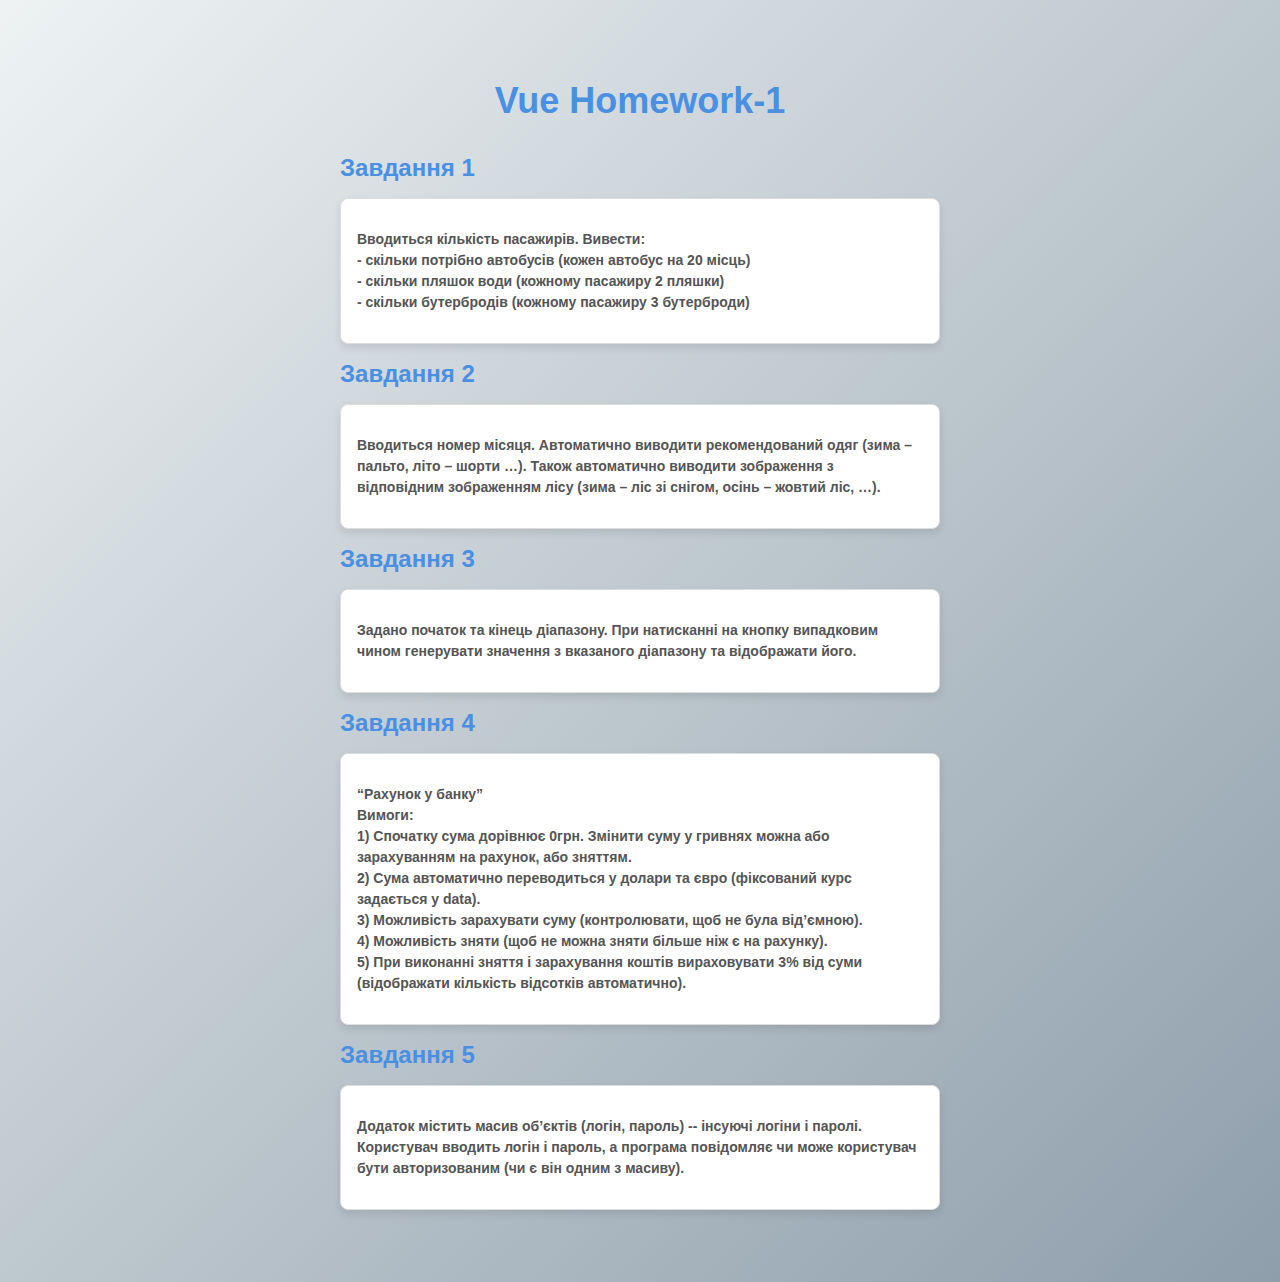
<file: index.html>
<!DOCTYPE html>
<html lang="en">

<head>
    <meta charset="UTF-8">
    <meta name="viewport" content="width=device-width, initial-scale=1.0">
    <title>Vue Homework-1</title>
    <style>
        body {
            font-family: Arial, sans-serif;
            padding: 48px;
            background: linear-gradient(135deg, #eef2f3, #8e9eab);
            color: #333;
        }

        h1 {
            font-size: 36px;
            text-align: center;
            margin-bottom: 32px;
            color: #4a90e2;
        }

        ul {
            list-style-type: none;
            padding: 0;
            margin: 0 auto;
            max-width: 600px;
        }

        li {
            margin-bottom: 16px;
        }

        a {
            text-decoration: none;
            font-size: 24px;
            color: #4a90e2;
            font-weight: bold;
            transition: color 0.3s ease;
        }

        a:hover {
            color: #357abd;
        }

        .task {
            margin-top: 16px;
            padding: 16px;
            background: #fff;
            border: 1px solid #ddd;
            border-radius: 8px;
            box-shadow: 0 4px 8px rgba(0, 0, 0, 0.1);
            transition: transform 0.3s ease;
        }

        .task:hover {
            transform: translateY(-4px);
        }

        .task-title {
            font-size: 20px;
            margin-bottom: 8px;
            color: #4a90e2;
        }

        .task-description {
            font-size: 14px;
            color: #555;
            line-height: 1.5;
            font-weight: 600;
        }

        hr {
            border: none;
            border-top: 2px solid #ddd;
            margin: 32px 0;
        }
    </style>
</head>

<body>
    <h1>Vue Homework-1</h1>
    <ul>
        <li>
            <a href="./tasks/task_1.html">Завдання 1</a>
            <div class="task">
                <p class="task-description">
                    Вводиться кількість пасажирів. Вивести:<br>
                    - скільки потрібно автобусів (кожен автобус на 20 місць)<br>
                    - скільки пляшок води (кожному пасажиру 2 пляшки)<br>
                    - скільки бутербродів (кожному пасажиру 3 бутерброди)
                </p>
            </div>
        </li>
        <li>
            <a href="./tasks/task_2.html">Завдання 2</a>
            <div class="task">
                <p class="task-description">
                    Вводиться номер місяця. Автоматично виводити рекомендований одяг (зима – пальто, літо – шорти …).
                    Також автоматично виводити зображення з відповідним зображенням лісу (зима – ліс зі снігом, осінь –
                    жовтий ліс, …).
                </p>
            </div>
        </li>
        <li>
            <a href="./tasks/task_3.html">Завдання 3</a>
            <div class="task">
                <p class="task-description">
                    Задано початок та кінець діапазону. При натисканні на кнопку випадковим чином генерувати значення з
                    вказаного
                    діапазону та відображати його.
                </p>
            </div>
        </li>
        <li>
            <a href="./tasks/task_4.html">Завдання 4</a>
            <div class="task">
                <p class="task-description">
                    “Рахунок у банку”<br>
                    Вимоги:<br>
                    1) Спочатку сума дорівнює 0грн. Змінити суму у гривнях можна або зарахуванням на рахунок, або
                    зняттям.<br>
                    2) Сума автоматично переводиться у долари та євро (фіксований курс задається у data).<br>
                    3) Можливість зарахувати суму (контролювати, щоб не була від’ємною).<br>
                    4) Можливість зняти (щоб не можна зняти більше ніж є на рахунку).<br>
                    5) При виконанні зняття і зарахування коштів вираховувати 3% від суми (відображати кількість
                    відсотків автоматично).
                </p>
            </div>
        </li>
        <li>
            <a href="./tasks/task_5.html">Завдання 5</a>
            <div class="task">
                <p class="task-description">
                    Додаток містить масив об’єктів (логін, пароль) -- інсуючі логіни і паролі. Користувач вводить логін
                    і пароль, а
                    програма повідомляє чи може користувач бути авторизованим (чи є він одним з масиву).
                </p>
            </div>
        </li>
    </ul>
</body>

</html>
</file>
